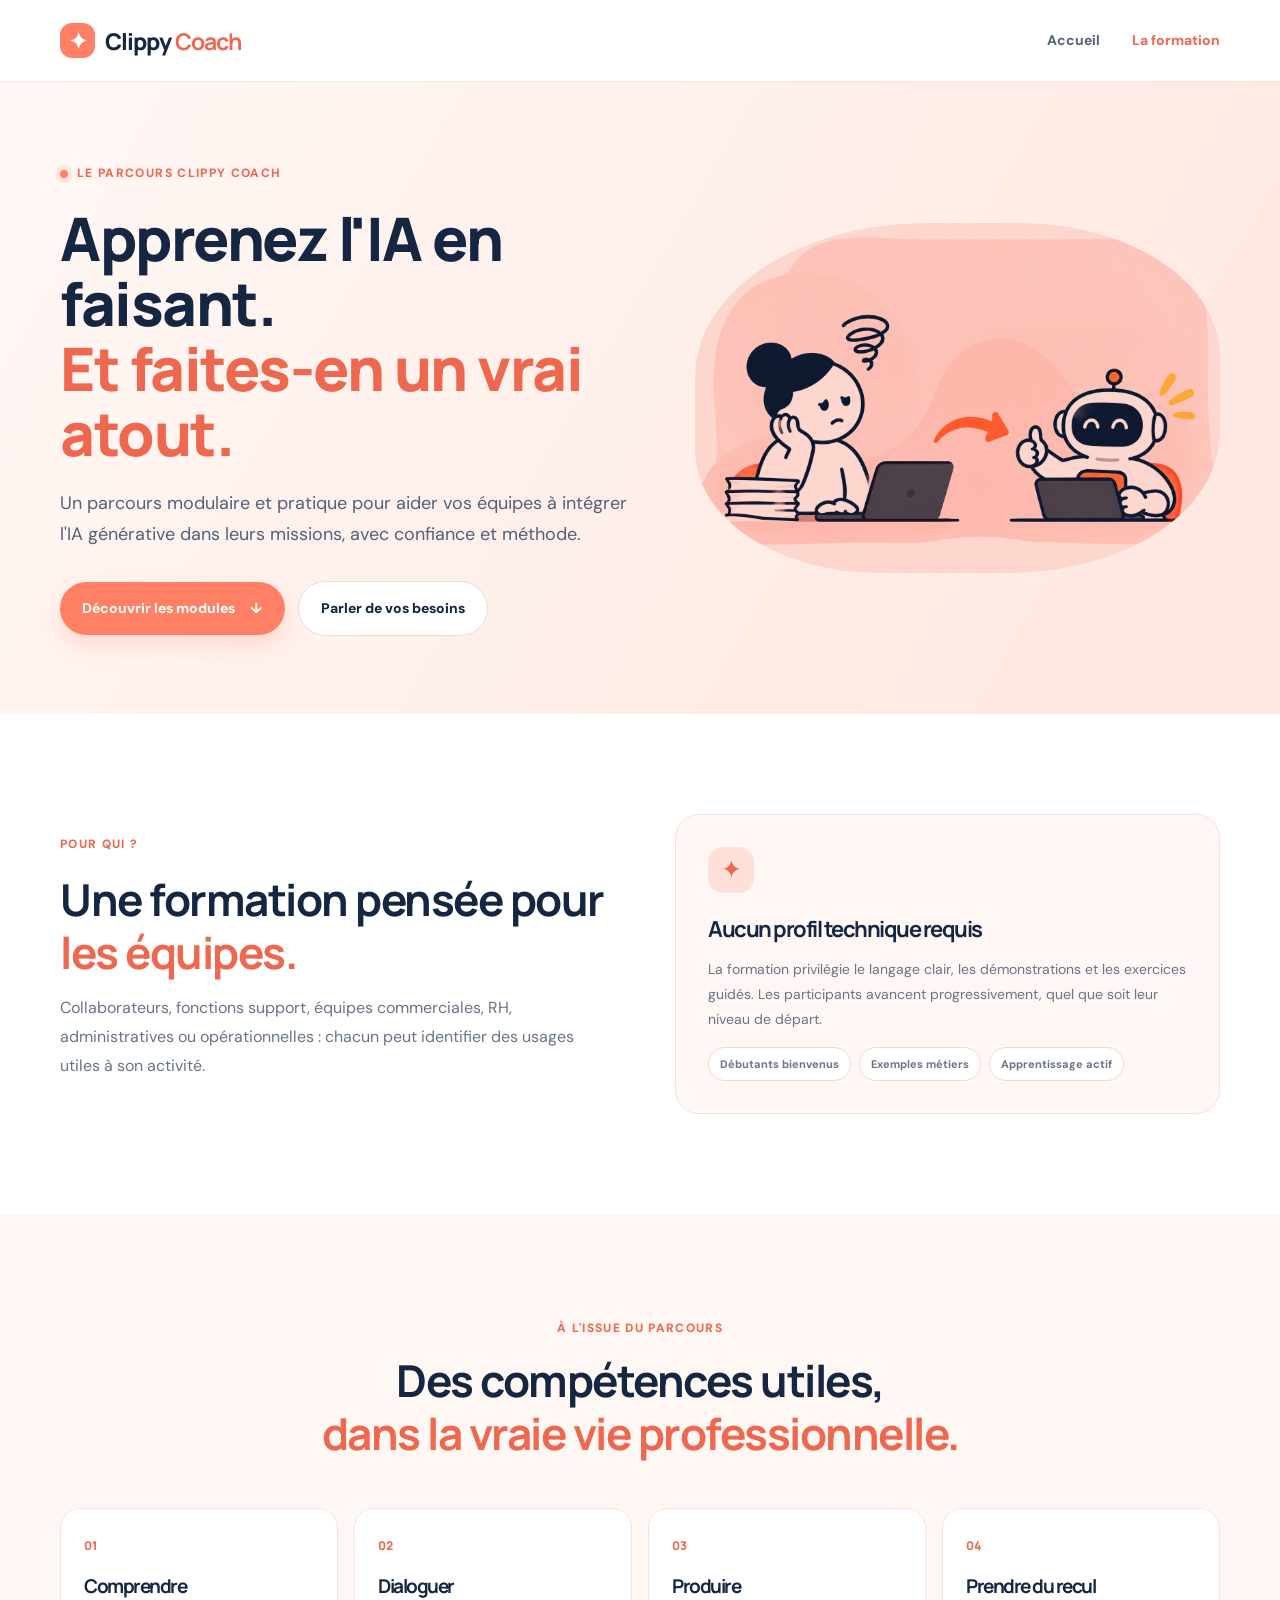
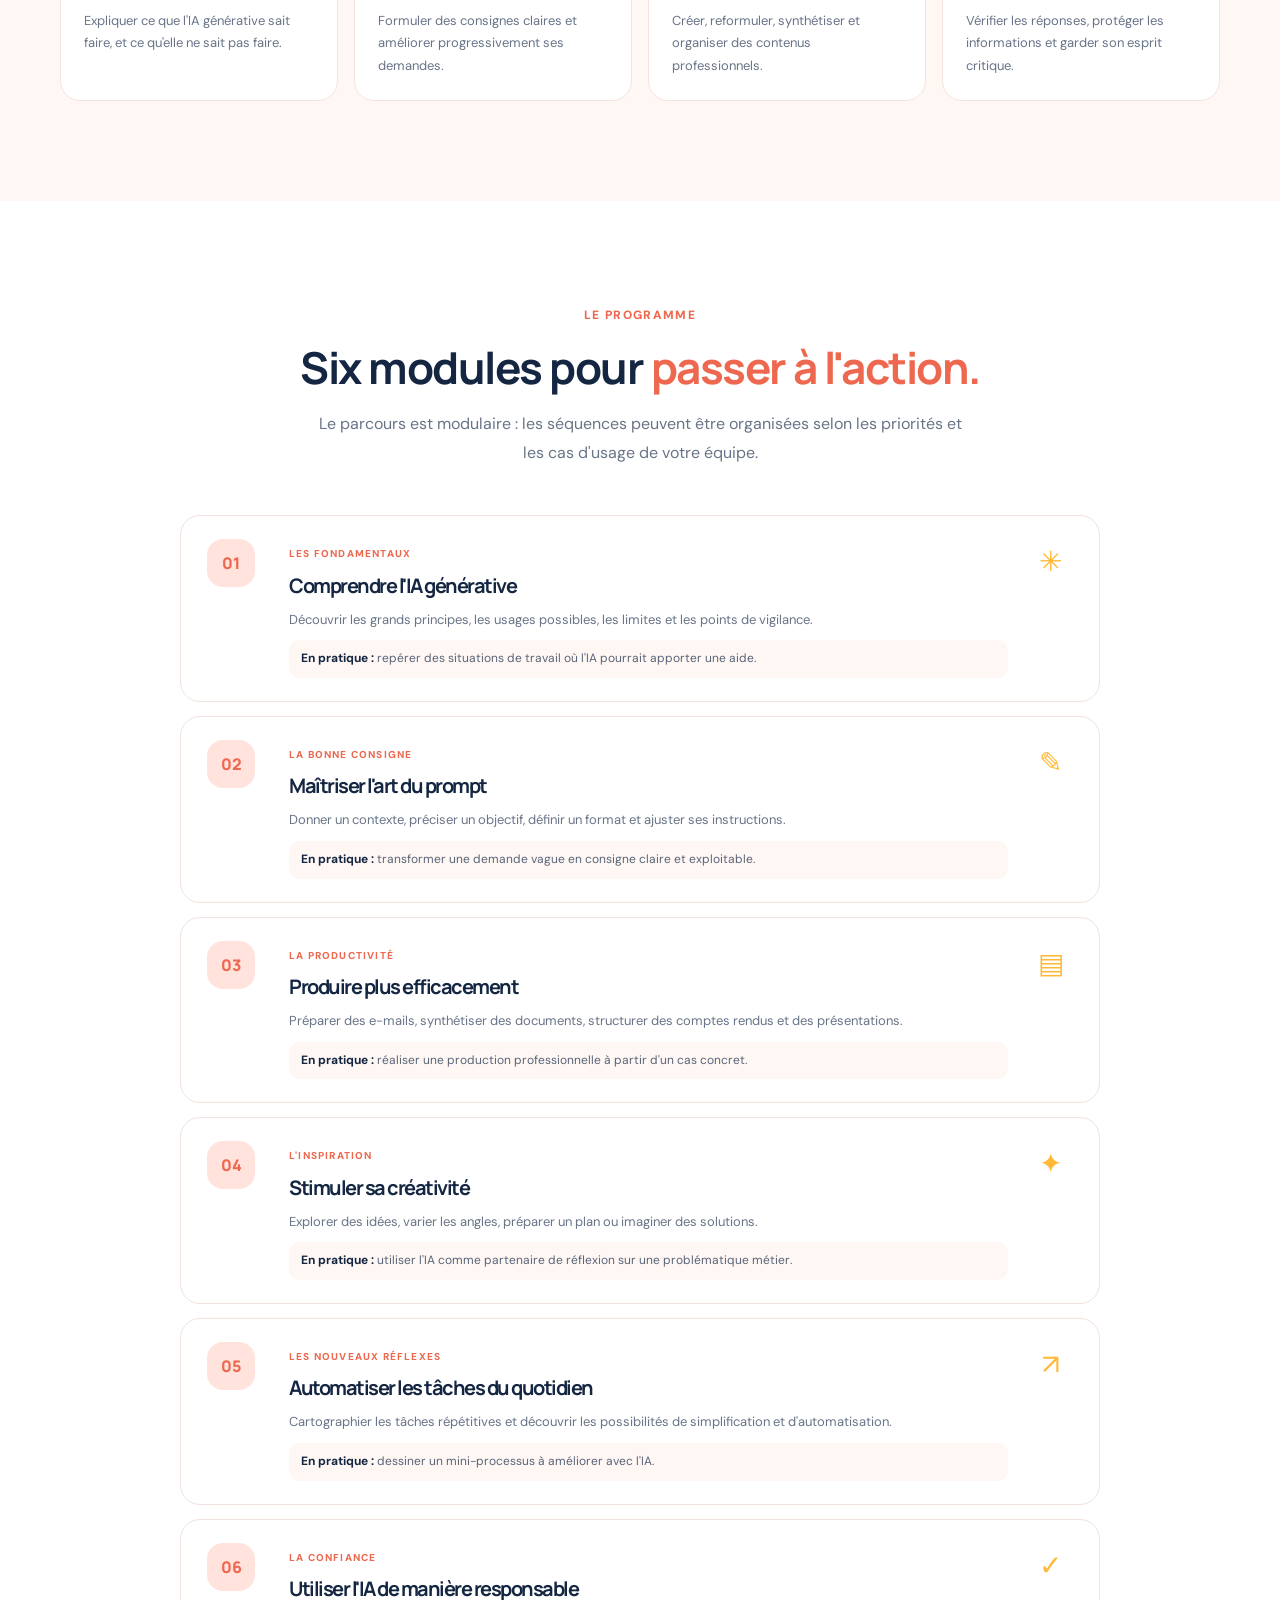
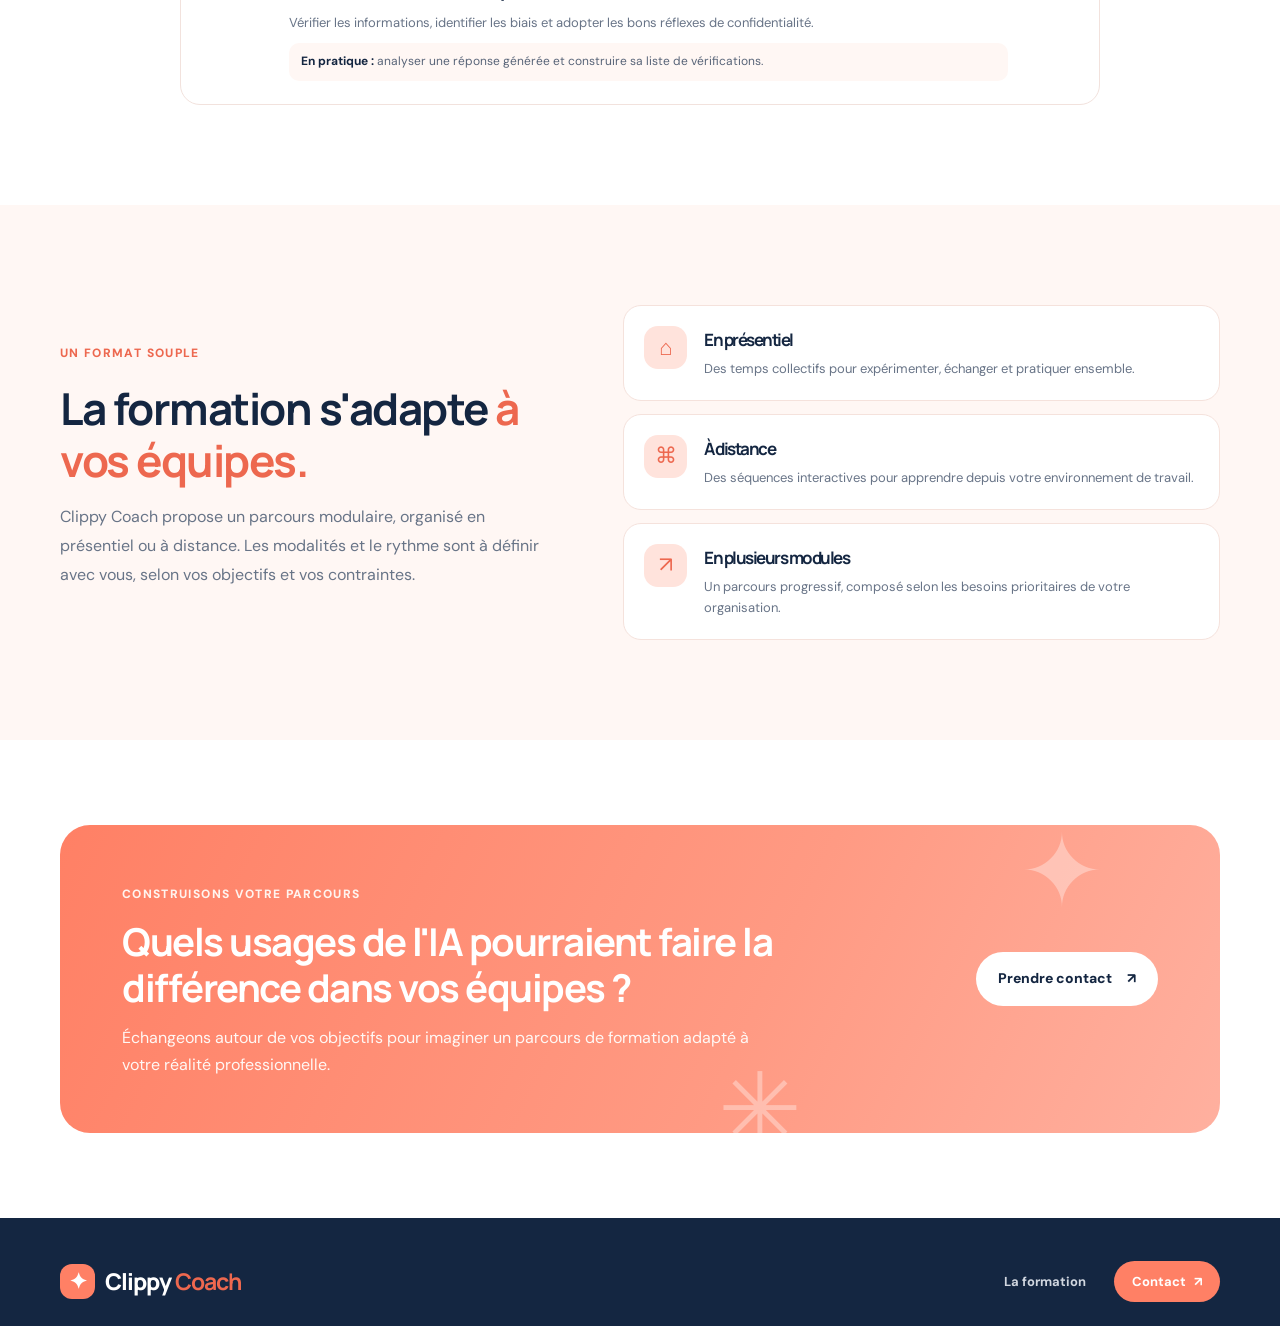
<file: formation.html>
<!DOCTYPE html>
<html lang="fr">
<head>
  <meta charset="UTF-8">
  <meta name="viewport" content="width=device-width, initial-scale=1">
  <meta name="description" content="Découvrez le parcours modulaire Clippy Coach : une formation pratique à l'IA générative pour les équipes, en présentiel ou à distance.">
  <meta name="theme-color" content="#fff7f4">
  <title>La formation IA — Clippy Coach</title>
  <link rel="preconnect" href="https://fonts.googleapis.com">
  <link rel="preconnect" href="https://fonts.gstatic.com" crossorigin>
  <link href="https://fonts.googleapis.com/css2?family=DM+Sans:wght@400;500;600;700;800&family=Manrope:wght@500;600;700;800&display=swap" rel="stylesheet">
  <link rel="stylesheet" href="css/style.css">
</head>
<body>
  <a class="skip-link" href="#contenu">Aller au contenu</a>
  <header class="site-header">
    <div class="container nav-wrap">
      <a class="brand" href="index.html" aria-label="Clippy Coach, accueil"><span class="brand-mark">✦</span><span>Clippy <b>Coach</b></span></a>
      <button class="menu-toggle" aria-label="Ouvrir le menu" aria-expanded="false"><span></span><span></span><span></span></button>
      <nav class="main-nav" aria-label="Navigation principale">
        <a href="index.html">Accueil</a><a class="active" href="formation.html">La formation</a>
      </nav>
    </div>
  </header>

  <main id="contenu">
    <section class="page-hero section-pad">
      <div class="container page-hero-grid">
        <div class="reveal">
          <span class="eyebrow"><span class="eyebrow-dot"></span> Le parcours Clippy Coach</span>
          <h1>Apprenez l'IA en faisant.<br><em>Et faites-en un vrai atout.</em></h1>
          <p class="hero-lead">Un parcours modulaire et pratique pour aider vos équipes à intégrer l'IA générative dans leurs missions, avec confiance et méthode.</p>
          <div class="hero-actions"><a class="button button-primary" href="#programme">Découvrir les modules <span>↓</span></a><a class="button button-quiet" href="#contact-formation">Parler de vos besoins</a></div>
        </div>
        <div class="page-hero-art reveal"><img src="assets/images/automatisation.png" alt="Une personne utilise un assistant IA pour automatiser des tâches"></div>
      </div>
    </section>

    <section class="audience-section section-pad">
      <div class="container audience-grid">
        <div class="section-heading reveal"><span class="eyebrow">Pour qui ?</span><h2>Une formation pensée pour <em>les équipes.</em></h2><p>Collaborateurs, fonctions support, équipes commerciales, RH, administratives ou opérationnelles : chacun peut identifier des usages utiles à son activité.</p></div>
        <div class="audience-card reveal"><div class="audience-icon">✦</div><h3>Aucun profil technique requis</h3><p>La formation privilégie le langage clair, les démonstrations et les exercices guidés. Les participants avancent progressivement, quel que soit leur niveau de départ.</p><div class="audience-tags"><span>Débutants bienvenus</span><span>Exemples métiers</span><span>Apprentissage actif</span></div></div>
      </div>
    </section>

    <section class="objectives-section section-pad">
      <div class="container">
        <div class="center-heading reveal"><span class="eyebrow">À l'issue du parcours</span><h2>Des compétences utiles,<br><em>dans la vraie vie professionnelle.</em></h2></div>
        <div class="objective-grid">
          <div class="objective-card reveal"><span>01</span><h3>Comprendre</h3><p>Expliquer ce que l'IA générative sait faire, et ce qu'elle ne sait pas faire.</p></div>
          <div class="objective-card reveal"><span>02</span><h3>Dialoguer</h3><p>Formuler des consignes claires et améliorer progressivement ses demandes.</p></div>
          <div class="objective-card reveal"><span>03</span><h3>Produire</h3><p>Créer, reformuler, synthétiser et organiser des contenus professionnels.</p></div>
          <div class="objective-card reveal"><span>04</span><h3>Prendre du recul</h3><p>Vérifier les réponses, protéger les informations et garder son esprit critique.</p></div>
        </div>
      </div>
    </section>

    <section class="programme-section section-pad" id="programme">
      <div class="container">
        <div class="center-heading reveal"><span class="eyebrow">Le programme</span><h2>Six modules pour <em>passer à l'action.</em></h2><p>Le parcours est modulaire : les séquences peuvent être organisées selon les priorités et les cas d'usage de votre équipe.</p></div>
        <div class="module-list">
          <article class="module-card reveal"><div class="module-index">01</div><div class="module-body"><span class="module-kicker">Les fondamentaux</span><h3>Comprendre l'IA générative</h3><p>Découvrir les grands principes, les usages possibles, les limites et les points de vigilance.</p><div class="module-exercise"><b>En pratique :</b> repérer des situations de travail où l'IA pourrait apporter une aide.</div></div><span class="module-symbol">✳</span></article>
          <article class="module-card reveal"><div class="module-index">02</div><div class="module-body"><span class="module-kicker">La bonne consigne</span><h3>Maîtriser l'art du prompt</h3><p>Donner un contexte, préciser un objectif, définir un format et ajuster ses instructions.</p><div class="module-exercise"><b>En pratique :</b> transformer une demande vague en consigne claire et exploitable.</div></div><span class="module-symbol">✎</span></article>
          <article class="module-card reveal"><div class="module-index">03</div><div class="module-body"><span class="module-kicker">La productivité</span><h3>Produire plus efficacement</h3><p>Préparer des e-mails, synthétiser des documents, structurer des comptes rendus et des présentations.</p><div class="module-exercise"><b>En pratique :</b> réaliser une production professionnelle à partir d'un cas concret.</div></div><span class="module-symbol">▤</span></article>
          <article class="module-card reveal"><div class="module-index">04</div><div class="module-body"><span class="module-kicker">L'inspiration</span><h3>Stimuler sa créativité</h3><p>Explorer des idées, varier les angles, préparer un plan ou imaginer des solutions.</p><div class="module-exercise"><b>En pratique :</b> utiliser l'IA comme partenaire de réflexion sur une problématique métier.</div></div><span class="module-symbol">✦</span></article>
          <article class="module-card reveal"><div class="module-index">05</div><div class="module-body"><span class="module-kicker">Les nouveaux réflexes</span><h3>Automatiser les tâches du quotidien</h3><p>Cartographier les tâches répétitives et découvrir les possibilités de simplification et d'automatisation.</p><div class="module-exercise"><b>En pratique :</b> dessiner un mini-processus à améliorer avec l'IA.</div></div><span class="module-symbol">↗</span></article>
          <article class="module-card reveal"><div class="module-index">06</div><div class="module-body"><span class="module-kicker">La confiance</span><h3>Utiliser l'IA de manière responsable</h3><p>Vérifier les informations, identifier les biais et adopter les bons réflexes de confidentialité.</p><div class="module-exercise"><b>En pratique :</b> analyser une réponse générée et construire sa liste de vérifications.</div></div><span class="module-symbol">✓</span></article>
        </div>
      </div>
    </section>

    <section class="format-section section-pad">
      <div class="container format-grid">
        <div class="format-copy reveal"><span class="eyebrow">Un format souple</span><h2>La formation s'adapte <em>à vos équipes.</em></h2><p>Clippy Coach propose un parcours modulaire, organisé en présentiel ou à distance. Les modalités et le rythme sont à définir avec vous, selon vos objectifs et vos contraintes.</p></div>
        <div class="format-options reveal">
          <div class="format-option"><span class="format-icon">⌂</span><div><h3>En présentiel</h3><p>Des temps collectifs pour expérimenter, échanger et pratiquer ensemble.</p></div></div>
          <div class="format-option"><span class="format-icon">⌘</span><div><h3>À distance</h3><p>Des séquences interactives pour apprendre depuis votre environnement de travail.</p></div></div>
          <div class="format-option"><span class="format-icon">↗</span><div><h3>En plusieurs modules</h3><p>Un parcours progressif, composé selon les besoins prioritaires de votre organisation.</p></div></div>
        </div>
      </div>
    </section>

    <section class="contact-section section-pad" id="contact-formation">
      <div class="container contact-panel reveal">
        <div><span class="eyebrow eyebrow-light">Construisons votre parcours</span><h2>Quels usages de l'IA pourraient faire la différence dans vos équipes&nbsp;?</h2><p>Échangeons autour de vos objectifs pour imaginer un parcours de formation adapté à votre réalité professionnelle.</p></div>
        <a class="button button-light" href="index.html#contact">Prendre contact <span>↗</span></a>
        <span class="contact-spark spark-one">✦</span><span class="contact-spark spark-two">✳</span>
      </div>
    </section>
  </main>

  <footer class="site-footer">
    <div class="container footer-main footer-main-simple">
      <a class="brand footer-brand" href="index.html" aria-label="Clippy Coach, accueil"><span class="brand-mark" aria-hidden="true">✦</span><span>Clippy <b>Coach</b></span></a>
      <nav aria-label="Navigation de pied de page">
        <a href="formation.html">La formation</a>
        <a class="footer-contact" href="#contact-formation">Contact <span>↗</span></a>
      </nav>
    </div>
  </footer>
  <script src="js/script.js"></script>
</body>
</html>
</file>
<file: css/style.css>
/* Clippy Coach — charte corail / saumon / orangé */
:root{--navy:#142641;--coral:#ff8065;--coral-dark:#ed684f;--salmon:#ffb09f;--pink:#ffe2dd;--pale:#fff7f4;--yellow:#ffb936;--ink:#25344b;--muted:#687487;--white:#fff;--line:#f2d9d3;--shadow:0 18px 55px rgba(38,48,68,.09);--radius:26px}
*{box-sizing:border-box}html{scroll-behavior:smooth;scroll-padding-top:92px}body{margin:0;background:#fff;color:var(--navy);font-family:"DM Sans",Arial,sans-serif;line-height:1.65}img{display:block;max-width:100%}a{color:inherit;text-decoration:none}.container{width:min(1160px,calc(100% - 48px));margin-inline:auto}.section-pad{padding:100px 0}.skip-link{position:absolute;left:-999px;top:10px;background:#fff;padding:10px;z-index:100}.skip-link:focus{left:10px}.site-header{height:82px;position:sticky;top:0;z-index:20;background:rgba(255,255,255,.9);backdrop-filter:blur(14px);border-bottom:1px solid rgba(242,217,211,.65)}.nav-wrap{height:100%;display:flex;align-items:center;justify-content:space-between}.brand{display:inline-flex;align-items:center;gap:10px;font:800 23px Manrope,sans-serif;letter-spacing:-1px;color:var(--navy)}.brand b{color:var(--coral-dark)}.brand-mark{display:grid;place-items:center;width:35px;height:35px;border-radius:12px;background:var(--coral);color:#fff;font-size:22px}.main-nav{display:flex;align-items:center;gap:32px;font-size:14px;font-weight:700}.main-nav>a:not(.nav-cta){color:#526077;transition:.2s}.main-nav>a:hover,.main-nav>a.active{color:var(--coral-dark)}.nav-cta{background:var(--navy);color:#fff;padding:12px 18px;border-radius:30px}.nav-cta span{color:var(--salmon);margin-left:6px}.menu-toggle{display:none;background:none;border:0}.hero{position:relative;overflow:hidden;padding-top:76px;padding-bottom:35px;background:linear-gradient(135deg,#fff 5%,#fff8f5 72%,#fff 100%)}.hero-grid{display:grid;grid-template-columns:1.04fr .96fr;align-items:center;gap:36px;position:relative;z-index:1}.hero-copy{padding:24px 0}.eyebrow{display:inline-flex;align-items:center;gap:9px;color:var(--coral-dark);font-size:12px;font-weight:800;letter-spacing:1.35px;text-transform:uppercase}.eyebrow-dot{width:8px;height:8px;border-radius:50%;background:var(--coral);box-shadow:0 0 0 5px #ffe7e1}h1,h2,h3,p{margin-top:0}h1,h2,h3{font-family:Manrope,"DM Sans",sans-serif;letter-spacing:-1.5px}h1{font-size:clamp(42px,5.3vw,66px);line-height:1.08;margin:20px 0 22px;font-weight:800}h1 em,h2 em{font-style:normal;color:var(--coral-dark)}.hero-lead{font-size:18px;line-height:1.75;color:#536176;max-width:590px}.hero-actions{display:flex;gap:13px;align-items:center;flex-wrap:wrap;margin-top:30px}.button{display:inline-flex;align-items:center;justify-content:center;gap:15px;padding:15px 22px;border-radius:40px;font-weight:800;font-size:14px;transition:transform .2s,box-shadow .2s}.button:hover{transform:translateY(-3px)}.button-primary{background:var(--coral);color:#fff;box-shadow:0 10px 22px rgba(255,128,101,.24)}.button-primary:hover{background:var(--coral-dark);box-shadow:0 13px 25px rgba(255,128,101,.3)}.button-quiet{color:var(--navy);background:#fff;border:1px solid var(--line)}.play-mini{display:grid;place-items:center;width:24px;height:24px;border-radius:50%;background:#ffe5df;color:var(--coral-dark);font-size:10px}.hero-note{margin-top:28px;color:#7b8492;font-size:13px}.note-spark{color:var(--yellow);font-size:20px;margin-right:8px}.hero-art{position:relative;padding:18px}.art-backdrop{position:absolute;inset:6% 0 3%;background:linear-gradient(145deg,#ffe8e3,#ffd3c9);border-radius:48% 40% 43% 35%/35% 35% 40% 42%;transform:rotate(-3deg)}.hero-art img{position:relative;width:100%;mix-blend-mode:multiply;border-radius:28px}.floating-note{position:absolute;right:-4px;bottom:10%;display:flex;gap:10px;align-items:center;background:#fff;border-radius:18px;padding:12px 17px;box-shadow:var(--shadow)}.floating-note>span{font-size:25px;color:var(--yellow)}.floating-note b,.floating-note small{display:block}.floating-note b{font-size:12px}.floating-note small{font-size:11px;color:var(--muted)}.hero-orb{position:absolute;border-radius:50%;background:#ffe8e3;filter:blur(1px);opacity:.7}.orb-one{width:270px;height:270px;right:-100px;top:-150px}.orb-two{width:160px;height:160px;left:-90px;bottom:10px}.hero-bottom{display:flex;align-items:center;justify-content:center;gap:16px;color:#89909c;font-size:11px;font-weight:800;letter-spacing:1.5px;text-transform:uppercase;padding-top:28px}.hero-bottom i{height:5px;width:5px;border-radius:50%;background:var(--coral)}.video-section{background:#fff;padding-top:90px;padding-bottom:90px}.video-grid{display:grid;grid-template-columns:.9fr 1.1fr;align-items:center;gap:70px}.section-heading h2,.center-heading h2,.approach-copy h2,.format-copy h2{font-size:clamp(30px,3.5vw,44px);line-height:1.2;margin:16px 0}.section-heading p,.center-heading p,.approach-copy>p,.format-copy>p{color:var(--muted);font-size:16px;line-height:1.8}.small-muted{font-size:13px!important;color:#9299a5!important}.video-frame{border-radius:28px;background:linear-gradient(140deg,#ffe4dd,#fff2ee);padding:12px;box-shadow:var(--shadow)}.video-placeholder{min-height:300px;border-radius:20px;position:relative;overflow:hidden;display:flex;flex-direction:column;align-items:center;justify-content:center;background:radial-gradient(circle at 20% 20%,#fff 0 4%,transparent 4.5%),linear-gradient(135deg,#ffd9cf,#fff1ed 60%,#ffc8b9)}.video-placeholder:before,.video-placeholder:after{content:"";position:absolute;border:1px solid rgba(255,128,101,.22);border-radius:50%;width:290px;height:290px}.video-placeholder:before{left:-110px;bottom:-200px}.video-placeholder:after{right:-130px;top:-190px}.video-play{z-index:1;border:0;border-radius:50%;width:76px;height:76px;background:var(--coral);color:#fff;font-size:24px;padding-left:7px;box-shadow:0 0 0 12px rgba(255,255,255,.45);cursor:pointer}.video-label{margin-top:25px;font:800 19px Manrope;color:var(--navy)}.video-placeholder small{color:#6d7787}.video-caption{display:flex;align-items:center;gap:8px;padding:12px 10px 2px;font-size:12px;color:#6e7785;font-weight:700}.caption-icon{color:var(--coral);font-size:18px}.video-frame.is-playing .video-placeholder{background:#182842;color:#fff}.video-frame.is-playing .video-label,.video-frame.is-playing small{color:#fff}.video-frame.is-playing .video-play{background:#fff;color:var(--coral-dark)}.benefits{background:var(--pale)}.center-heading{text-align:center;max-width:720px;margin:0 auto 48px}.center-heading h2{margin-top:14px}.center-heading p{max-width:650px;margin:0 auto}.benefit-grid{display:grid;grid-template-columns:repeat(4,1fr);gap:18px}.benefit-card{background:#fff;border:1px solid #f7e6e1;border-radius:22px;overflow:hidden;box-shadow:0 10px 28px rgba(38,48,68,.035);transition:transform .25s,box-shadow .25s}.benefit-card:hover{transform:translateY(-6px);box-shadow:var(--shadow)}.benefit-image{background:#ffe9e4;min-height:190px;display:flex;align-items:center;justify-content:center;overflow:hidden}.benefit-image img{width:100%;height:205px;object-fit:cover;mix-blend-mode:multiply}.benefit-content{padding:21px 20px 24px}.card-number{font-size:11px;color:var(--coral-dark);font-weight:800;letter-spacing:1px}.benefit-content h3{font-size:18px;line-height:1.25;margin:8px 0}.benefit-content p{font-size:13px;line-height:1.7;color:var(--muted);margin:0}.approach{background:#fff}.approach-grid{display:grid;grid-template-columns:1fr 1fr;gap:90px;align-items:center}.approach-visual{min-height:390px;border-radius:45% 45% 32% 36%;background:linear-gradient(145deg,#ffe5df,#fff4f0);position:relative;display:grid;place-items:center;overflow:hidden}.approach-blob{position:absolute;width:330px;height:330px;border-radius:50%;background:#ffc8b9;opacity:.45;left:-80px;bottom:-150px}.approach-visual:before{content:"✦";position:absolute;right:15%;top:12%;font-size:55px;color:var(--yellow)}.approach-sticker{position:relative;background:#fff;border-radius:50%;width:190px;height:190px;display:flex;flex-direction:column;align-items:center;justify-content:center;text-align:center;box-shadow:var(--shadow);transform:rotate(-8deg);font:800 22px Manrope;line-height:1.2}.approach-sticker span{font-size:34px;color:var(--coral)}.approach-quote{position:absolute;bottom:30px;right:20px;max-width:245px;padding:15px 18px;border-radius:16px;background:var(--navy);color:#fff;font-size:12px;line-height:1.6;box-shadow:var(--shadow)}.approach-copy h2{margin-bottom:18px}.check-list{list-style:none;padding:0;margin:24px 0 28px;display:grid;gap:13px}.check-list li{font-size:14px;color:#526075;display:flex;align-items:flex-start;gap:11px}.check-list li span{display:grid;place-items:center;flex:0 0 22px;height:22px;border-radius:50%;background:#ffe3dc;color:var(--coral-dark);font-size:13px;font-weight:900}.text-link{font-size:14px;color:var(--coral-dark);font-weight:800}.text-link span{margin-left:8px}.path-section{background:#fff7f4}.path-steps{display:grid;grid-template-columns:repeat(3,1fr);gap:22px;position:relative}.path-steps:before{content:"";position:absolute;top:33px;left:18%;right:18%;border-top:2px dashed #ffc0b2}.path-step{position:relative;text-align:center;padding:0 20px}.step-icon{position:relative;z-index:1;display:grid;place-items:center;width:66px;height:66px;margin:0 auto 18px;border-radius:22px;background:var(--coral);color:#fff;font:800 19px Manrope;box-shadow:0 8px 20px rgba(255,128,101,.2)}.path-step:nth-child(2) .step-icon{background:var(--navy)}.path-step:nth-child(3) .step-icon{background:var(--yellow);color:var(--navy)}.path-step h3{font-size:19px;margin-bottom:8px}.path-step p{font-size:13px;color:var(--muted);max-width:270px;margin:auto}.center-action{text-align:center;margin-top:40px}.contact-section{padding-top:85px;padding-bottom:85px;background:#fff}.contact-panel{position:relative;overflow:hidden;border-radius:30px;padding:55px 62px;background:linear-gradient(115deg,#ff8065,#ff9a83 60%,#ffb09f);display:flex;align-items:center;justify-content:space-between;gap:40px;color:#fff}.contact-panel>div{max-width:650px;position:relative;z-index:1}.eyebrow-light{color:#fff4ef}.contact-panel h2{font-size:clamp(27px,3vw,39px);line-height:1.2;margin:13px 0}.contact-panel p{color:#fff8f5;line-height:1.7;margin:0}.button-light{background:#fff;color:var(--navy);white-space:nowrap;position:relative;z-index:1}.contact-spark{position:absolute;color:rgba(255,255,255,.35);font-size:100px}.spark-one{right:10%;top:-35px}.spark-two{right:36%;bottom:-60px}.site-footer{background:#142641;color:#fff;padding:36px 0 18px}.footer-main{display:flex;align-items:center;gap:30px;padding-bottom:28px}.footer-brand{color:#fff}.footer-main>p{color:#b8c1ce;margin:0;font-size:13px}.footer-main nav{margin-left:auto;display:flex;gap:24px;font-size:12px;color:#d1d7e0}.footer-bottom{border-top:1px solid rgba(255,255,255,.14);padding-top:16px;display:flex;justify-content:space-between;color:#aeb8c7;font-size:11px}.footer-bottom a:hover,.footer-main nav a:hover{color:#ffb09f}
/* Page formation */
.page-hero{background:linear-gradient(120deg,#fff8f5,#ffe6df);overflow:hidden;padding-top:78px;padding-bottom:78px}.page-hero-grid{display:grid;grid-template-columns:1.05fr .95fr;align-items:center;gap:55px}.page-hero h1{font-size:clamp(40px,5vw,60px)}.page-hero-art{border-radius:44% 38% 40% 35%;background:#ffd9d0;overflow:hidden}.page-hero-art img{width:100%;mix-blend-mode:multiply}.audience-section{background:#fff}.audience-grid{display:grid;grid-template-columns:1fr 1fr;gap:70px;align-items:center}.audience-card{background:#fff7f4;border:1px solid #f8e0d9;border-radius:24px;padding:32px}.audience-icon{width:46px;height:46px;border-radius:15px;display:grid;place-items:center;background:#ffe0d8;color:var(--coral-dark);font-size:25px}.audience-card h3{font-size:22px;margin:18px 0 10px}.audience-card p{font-size:14px;color:var(--muted);line-height:1.8}.audience-tags{display:flex;gap:8px;flex-wrap:wrap}.audience-tags span{background:#fff;border:1px solid #f2d9d3;border-radius:20px;padding:7px 11px;font-size:11px;color:#697487;font-weight:700}.objectives-section{background:#fff7f4}.objective-grid{display:grid;grid-template-columns:repeat(4,1fr);gap:16px}.objective-card{background:#fff;border:1px solid #f5e4df;border-radius:20px;padding:23px}.objective-card>span{font:800 12px Manrope;color:var(--coral-dark)}.objective-card h3{font-size:19px;margin:13px 0 8px}.objective-card p{font-size:13px;color:var(--muted);line-height:1.7;margin:0}.programme-section{background:#fff}.module-list{display:grid;gap:14px;max-width:920px;margin:auto}.module-card{display:grid;grid-template-columns:62px 1fr 45px;gap:20px;align-items:start;padding:23px 26px;border:1px solid #f2e2dd;border-radius:20px;background:#fff;transition:.2s}.module-card:hover{border-color:#ffb09f;box-shadow:var(--shadow)}.module-index{width:48px;height:48px;border-radius:16px;background:#ffe3dc;color:var(--coral-dark);display:grid;place-items:center;font:800 16px Manrope}.module-kicker{font-size:10px;text-transform:uppercase;letter-spacing:1.2px;color:var(--coral-dark);font-weight:800}.module-body h3{font-size:20px;margin:3px 0 7px}.module-body>p{font-size:13px;color:var(--muted);margin:0 0 10px}.module-exercise{font-size:12px;background:#fff7f4;padding:9px 12px;border-radius:10px;color:#586478}.module-exercise b{color:var(--navy)}.module-symbol{font-size:28px;color:var(--yellow);text-align:center}.format-section{background:#fff7f4}.format-grid{display:grid;grid-template-columns:.9fr 1.1fr;gap:75px;align-items:center}.format-options{display:grid;gap:13px}.format-option{display:flex;gap:17px;align-items:flex-start;background:#fff;border-radius:18px;padding:20px;border:1px solid #f5e2dc}.format-icon{flex:0 0 43px;height:43px;display:grid;place-items:center;background:#ffe3dc;color:var(--coral-dark);border-radius:14px;font-size:22px}.format-option h3{font-size:17px;margin:0 0 5px}.format-option p{font-size:13px;color:var(--muted);margin:0;line-height:1.6}
.reveal{opacity:0;transform:translateY(18px);transition:opacity .65s ease,transform .65s ease}.reveal.visible{opacity:1;transform:translateY(0)}
@media(max-width:900px){.main-nav{gap:18px}.hero-grid,.video-grid,.approach-grid,.page-hero-grid,.audience-grid,.format-grid{gap:38px}.benefit-grid{grid-template-columns:repeat(2,1fr)}.objective-grid{grid-template-columns:repeat(2,1fr)}.contact-panel{padding:42px}.hero-art{padding:0}.floating-note{right:-8px}.approach-grid{gap:40px}}
@media(max-width:700px){.container{width:min(100% - 34px,560px)}.section-pad{padding:70px 0}.site-header{height:70px}.brand{font-size:21px}.menu-toggle{display:flex;flex-direction:column;gap:5px;padding:10px}.menu-toggle span{width:23px;height:2px;background:var(--navy);border-radius:2px}.main-nav{display:none;position:absolute;top:69px;left:0;right:0;padding:18px 22px 24px;background:#fff;box-shadow:0 18px 25px rgba(20,38,65,.09);align-items:stretch;flex-direction:column;gap:18px}.main-nav.open{display:flex}.nav-cta{text-align:center}.hero{padding-top:48px}.hero-grid,.video-grid,.approach-grid,.page-hero-grid,.audience-grid,.format-grid{grid-template-columns:1fr}.hero-copy{padding:0}.hero-art{max-width:520px;margin:0 auto}.hero-bottom{font-size:9px;gap:10px}.video-grid{gap:30px}.video-placeholder{min-height:240px}.center-heading{margin-bottom:32px}.benefit-grid{gap:12px}.benefit-image{min-height:130px}.benefit-image img{height:145px}.benefit-content{padding:16px}.benefit-content h3{font-size:16px}.benefit-content p{font-size:12px}.approach-visual{min-height:300px;max-width:500px;width:100%;margin:auto}.path-steps{grid-template-columns:1fr;gap:28px}.path-steps:before{top:30px;bottom:35px;left:50%;right:auto;height:auto;border-top:0;border-left:2px dashed #ffc0b2}.path-step{background:transparent}.contact-panel{display:block;padding:34px 25px}.contact-panel .button{margin-top:25px}.footer-main{flex-wrap:wrap;gap:13px}.footer-main>p{width:100%;order:3}.footer-main nav{margin-left:0;width:100%;order:4;flex-wrap:wrap}.footer-bottom{gap:12px;flex-direction:column}.page-hero{padding-top:55px;padding-bottom:55px}.page-hero-art{max-width:480px;margin:auto}.module-card{grid-template-columns:48px 1fr;gap:14px;padding:18px}.module-index{width:42px;height:42px}.module-symbol{display:none}.audience-card{padding:24px}.format-grid{gap:25px}}
@media(max-width:420px){h1{font-size:39px}.hero-actions{align-items:stretch;flex-direction:column}.button{width:100%}.benefit-grid{grid-template-columns:1fr}.benefit-image img{height:210px}.objective-grid{grid-template-columns:1fr}.hero-bottom{letter-spacing:.8px}.floating-note{right:0;bottom:0}.module-body h3{font-size:17px}}
@media(prefers-reduced-motion:reduce){html{scroll-behavior:auto}*,*:before,*:after{animation-duration:.01ms!important;animation-iteration-count:1!important;transition-duration:.01ms!important}.reveal{opacity:1;transform:none}}

/* Sections complémentaires inspirées de la progression éditoriale de référence */
.pain-section{background:#fff8f5}
.pain-grid{display:grid;grid-template-columns:repeat(4,1fr);gap:16px}
.pain-card{background:#fff;border:1px solid #f5dfd8;border-radius:22px;padding:25px;box-shadow:0 8px 28px rgba(20,38,65,.035)}
.pain-card>span{display:grid;place-items:center;width:38px;height:38px;border-radius:13px;background:#ffe3dc;color:var(--coral-dark);font:800 13px Manrope}
.pain-card h3{font:800 18px Manrope;margin:18px 0 9px}
.pain-card p{font-size:13px;line-height:1.7;color:var(--muted);margin:0}
.audience-home{background:#fff}
.audience-home-grid{display:grid;grid-template-columns:.85fr 1.15fr;gap:75px;align-items:center}
.audience-home-list{display:grid;gap:12px}
.audience-home-list>div{padding:19px 22px;border:1px solid #f3e1dc;border-radius:17px;background:#fffaf8;display:grid;gap:5px}
.audience-home-list b{font:700 15px Manrope;color:var(--navy)}
.audience-home-list span{font-size:12px;line-height:1.6;color:var(--muted)}
@media(max-width:700px) {
  .pain-grid {
    grid-template-columns: 1fr 1fr;
  }

  .audience-home-grid {
    grid-template-columns: 1fr;
    gap: 30px;
  }
}
@media(max-width:420px){.pain-grid{grid-template-columns:1fr}.pain-card{padding:21px}}

/* Pied de page simplifié selon la dernière demande */
.footer-main-simple{padding-bottom:0;min-height:54px}
.footer-main-simple nav{margin-left:auto;display:flex;align-items:center;gap:28px}
.footer-main-simple nav a{font-size:13px;font-weight:700;color:#d1d7e0}
.footer-main-simple nav a:hover{color:#ffb09f}
.footer-main-simple .footer-contact{display:inline-flex;align-items:center;gap:8px;padding:10px 18px;border-radius:30px;background:#ff8065;color:#fff}
.footer-main-simple .footer-contact:hover{background:#ff9a83;color:#fff}
.footer-main-simple .footer-contact span{color:#fff}
@media(max-width:700px){
  .footer-main-simple{align-items:center;justify-content:space-between;flex-wrap:wrap;gap:18px}
  .footer-main-simple nav{margin-left:0;width:auto;order:initial;gap:16px}
}
@media(max-width:420px){
  .footer-main-simple{flex-direction:column;align-items:flex-start}
  .footer-main-simple nav{width:100%;justify-content:space-between}
}

/* LECTEUR VIDEO CLIPPY COACH */

.video-frame {
  display: flex !important;
  flex-direction: column !important;
  align-items: stretch !important;
  width: 100% !important;
  min-width: 0;
  height: auto !important;
  overflow: hidden;
  border-radius: 28px;
  padding: 12px;
}

.video-frame .promo-video {
  display: block !important;
  width: 100% !important;
  max-width: 100% !important;
  height: clamp(220px, 35vw, 430px) !important;
  min-height: 220px;
  object-fit: contain;
  background: #142641;
  border-radius: 18px;
}

.video-frame .video-caption {
  display: flex;
  align-items: center;
  flex-shrink: 0;
  width: 100%;
  padding: 12px 10px 2px;
}

/* Adaptation mobile */
@media (max-width: 700px) {
  .video-frame .promo-video {
    height: 240px !important;
    min-height: 0;
  }
}

@media (max-width: 420px) {
  .video-frame .promo-video {
    height: 210px !important;
  }
}
</file>
